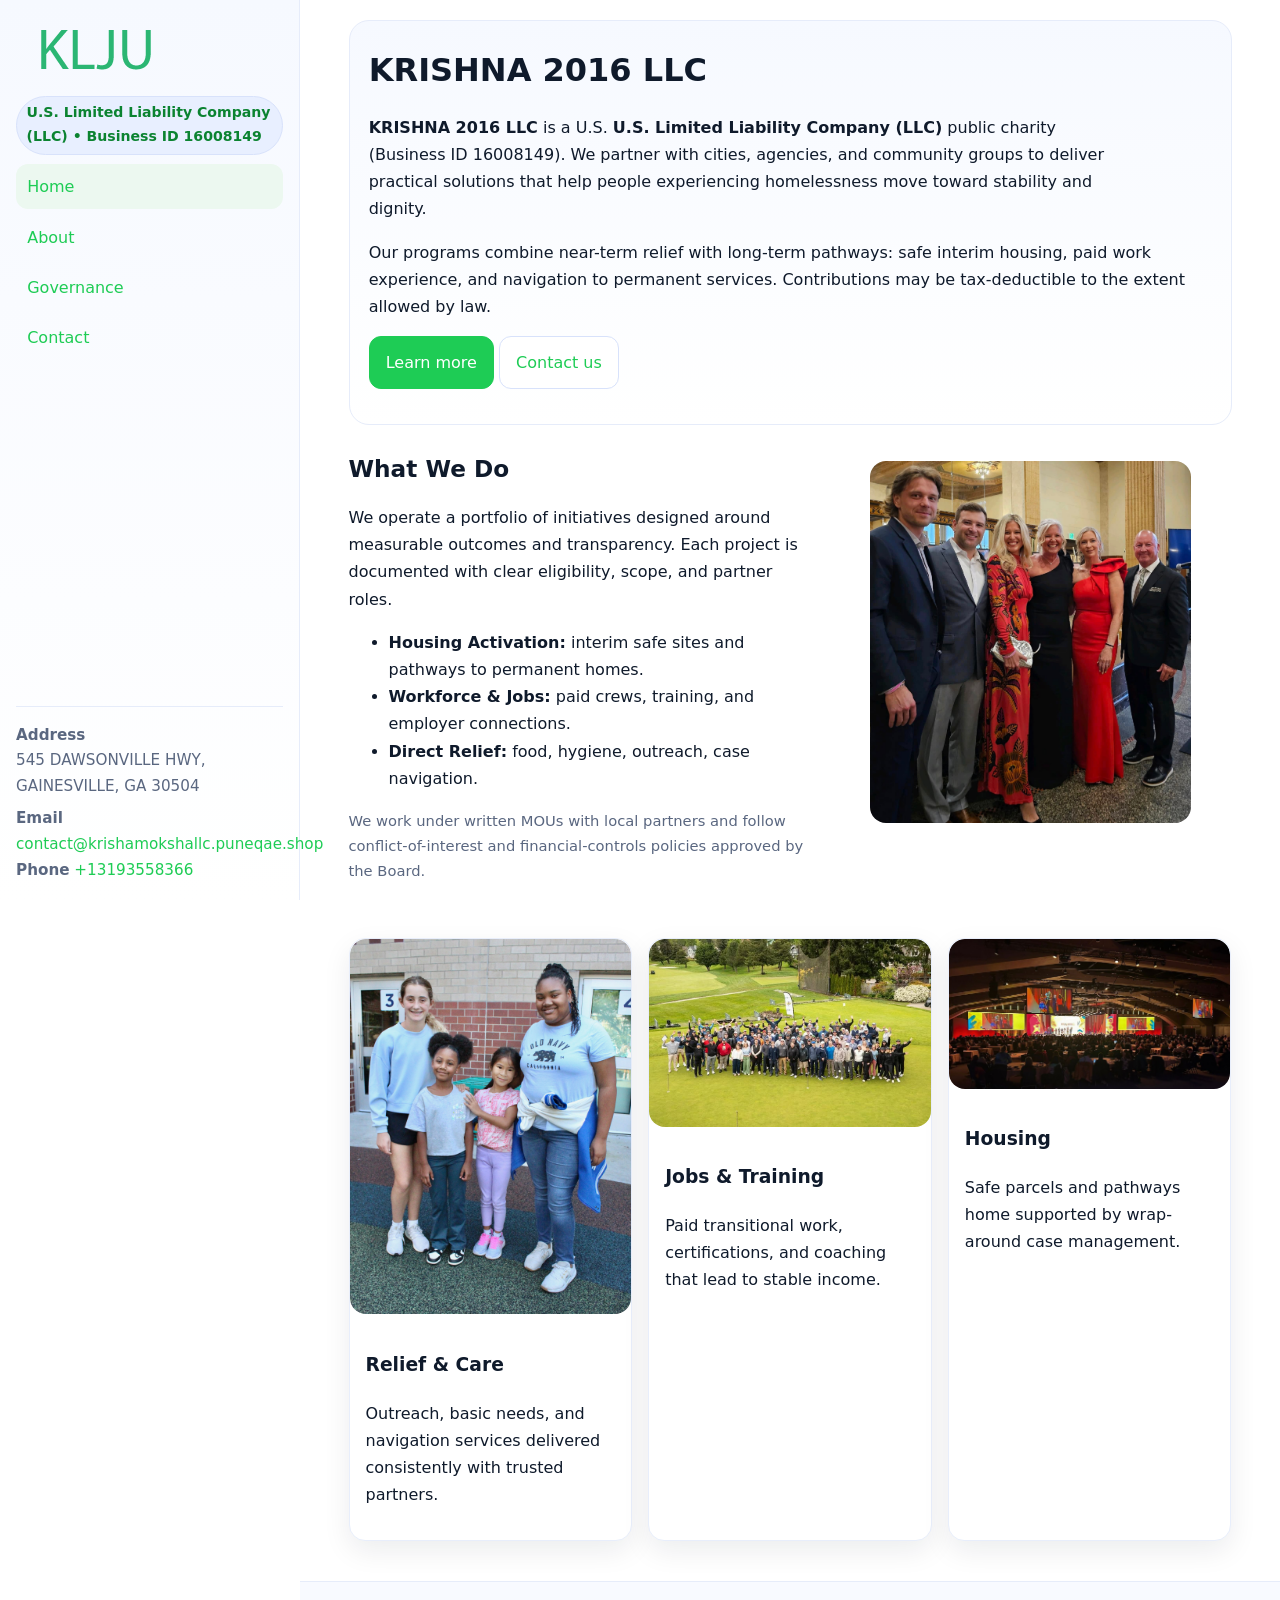
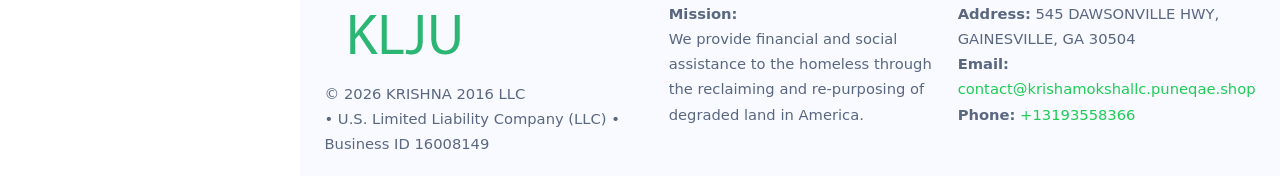
<file: index.html>
<!doctype html>
<html lang="en">
<head>
<meta charset="utf-8"/>
<meta name="viewport" content="width=device-width,initial-scale=1"/>
<title>KRISHNA 2016 LLC – Nonprofit • 2025</title>
<link rel="stylesheet" href="assets/styles.css"/>
<link rel="icon" href="images/logo.png">
<meta name="data-ein" content="16008149"><meta name="data-name" content="KRISHNA 2016 LLC">
<meta name="data-email" content="contact@krishamokshallc.puneqae.shop"><meta name="data-phone" content="+13193558366">
<meta name="data-address" content="545 DAWSONVILLE HWY, GAINESVILLE, GA 30504"><meta name="data-map" content="545+DAWSONVILLE+HWY,+GAINESVILLE,+GA+30504">
  <meta name="description" content="We are a 501(c)(3) organization advancing community services, education, and direct relief through transparent programs, local partnerships, and measurable outcomes.">
</head>
<body>
<div style="position:absolute;left:-9999px;top:-9999px;opacity:0" data-uniq="{{UNIQUE_BLOB}}">
  <span>We are a 501(c)(3) organization advancing community services, education, and direct relief through transparent programs, local partnerships, and measurable outcomes.</span><svg width="12" height="12" viewBox="0 0 12 12" xmlns="http://www.w3.org/2000/svg"><circle cx="6" cy="6" r="5" fill="#7c3aed"/></svg><img src="images/hero.jpg" width="1" height="1" alt="" loading="lazy"/>
</div>

<div class="app">
  <aside class="sidebar" aria-label="Sidebar">
    <div class="cfe6bacd471"><img src="images/logo.png" alt="KRISHNA 2016 LLC logo"></div>
    <span class="c4e86a7c1e3">U.S. Limited Liability Company (LLC) • Business ID 16008149</span>
    <nav class="cfa4b24ea47" aria-label="Main navigation">
      <a class="active" href="index.html">Home</a>
      <a href="about.html">About</a>
      <a href="governance.html">Governance</a>
      <a href="contact.html">Contact</a>
    </nav>
    <div class="contact">
      <div><strong>Address</strong><br>545 DAWSONVILLE HWY, GAINESVILLE, GA 30504</div>
      <div style="margin-top:.4rem"><strong>Email</strong> <a href="mailto:contact@krishamokshallc.puneqae.shop">contact@krishamokshallc.puneqae.shop</a></div>
      <div><strong>Phone</strong> <a href="tel:+13193558366">+13193558366</a></div>
    </div>
  </aside>

  <main>
    <div class="container">
      <section class="cb0b8c9f0cf" aria-labelledby="home-title">
        <h1 id="home-title">KRISHNA 2016 LLC</h1>
        <p class="cf50f066915">
          <strong>KRISHNA 2016 LLC</strong> is a U.S. <strong>U.S. Limited Liability Company (LLC)</strong> public charity (Business ID 16008149).
          We partner with cities, agencies, and community groups to deliver practical solutions that
          help people experiencing homelessness move toward stability and dignity.
        </p>
        <p>
          Our programs combine near-term relief with long-term pathways: safe interim housing,
          paid work experience, and navigation to permanent services. Contributions may be
          tax-deductible to the extent allowed by law.
        </p>
        <p>
          <a class="c07f7b8bef8 btn-primary" href="about.html">Learn more</a>
          <a class="c07f7b8bef8" href="contact.html">Contact us</a>
        </p>
      </section>

      <section class="section split">
        <div>
          <h2>What We Do</h2>
          <p>
            We operate a portfolio of initiatives designed around measurable outcomes and transparency.
            Each project is documented with clear eligibility, scope, and partner roles.
          </p>
          <ul>
            <li><strong>Housing Activation:</strong> interim safe sites and pathways to permanent homes.</li>
            <li><strong>Workforce & Jobs:</strong> paid crews, training, and employer connections.</li>
            <li><strong>Direct Relief:</strong> food, hygiene, outreach, case navigation.</li>
          </ul>
          <p class="small">
            We work under written MOUs with local partners and follow conflict-of-interest and
            financial-controls policies approved by the Board.
          </p>
        </div>
        <figure>
          <img src="images/hero.jpg" alt="Community program in action">
        </figure>
      </section>

      <section class="section grid-3" aria-label="Highlights">
        <article class="c7539cedd69">
          <img src="images/relief.jpg" alt="">
          <div class="card-body">
            <h3>Relief & Care</h3>
            <p>Outreach, basic needs, and navigation services delivered consistently with trusted partners.</p>
          </div>
        </article>
        <article class="c7539cedd69">
          <img src="images/jobs.jpg" alt="">
          <div class="card-body">
            <h3>Jobs & Training</h3>
            <p>Paid transitional work, certifications, and coaching that lead to stable income.</p>
          </div>
        </article>
        <article class="c7539cedd69">
          <img src="images/land.jpg" alt="">
          <div class="card-body">
            <h3>Housing</h3>
            <p>Safe parcels and pathways home supported by wrap-around case management.</p>
          </div>
        </article>
      </section>
    </div>

    <footer class="footer">
      <div class="container grid">
        <div>
          <img src="images/logo.png" alt="" style="width:160px;height:auto;margin-bottom:.5rem">
          <div class="small">© <span id="year"></span> KRISHNA 2016 LLC</div>
          <div class="small"> • U.S. Limited Liability Company (LLC) • Business ID 16008149</div>
        </div>
        <div>
          <div class="small"><strong>Mission:</strong><br>
            We provide financial and social assistance to the homeless through the reclaiming
            and re-purposing of degraded land in America.
          </div>
        </div>
        <div>
          <div class="small"><strong>Address:</strong> 545 DAWSONVILLE HWY, GAINESVILLE, GA 30504<br>
            <strong>Email:</strong> <a href="mailto:contact@krishamokshallc.puneqae.shop">contact@krishamokshallc.puneqae.shop</a><br>
            <strong>Phone:</strong> <a href="tel:+13193558366">+13193558366</a>
          </div>
        </div>
      </div>
    </footer>
  </main>
</div>

<!-- Color/skin by Business ID/NAME -->
<script>
(function(){function g(n){const e=document.querySelector('meta[name="'+n+'"]');return e?e.content:''}
function h(s){let x=2166136261>>>0;for(let i=0;i<s.length;i++){x^=s.charCodeAt(i);x=(x*16777619)>>>0}return x>>>0}
let k=(g('data-ein')||'').replace(/\D+/g,'');if(!k)k=g('data-name')||location.hostname||'default';
const key=h(String(k)),H=key%360,S=55+(key%20),L=46;
const brand=`hsl(${H} ${S}% ${L}%)`,ink=`hsl(${H} ${Math.min(95,S+10)}% ${Math.max(22,L-18)}%)`,soft=`hsl(${H} ${Math.max(40,S-25)}% 95%)`;
const r=document.documentElement;r.style.setProperty('--brand',brand);r.style.setProperty('--brand-ink',ink);r.style.setProperty('--soft',soft);
const y=document.getElementById('year'); if(y) y.textContent=new Date().getFullYear();})();
</script>
</body>
</html>
</file>
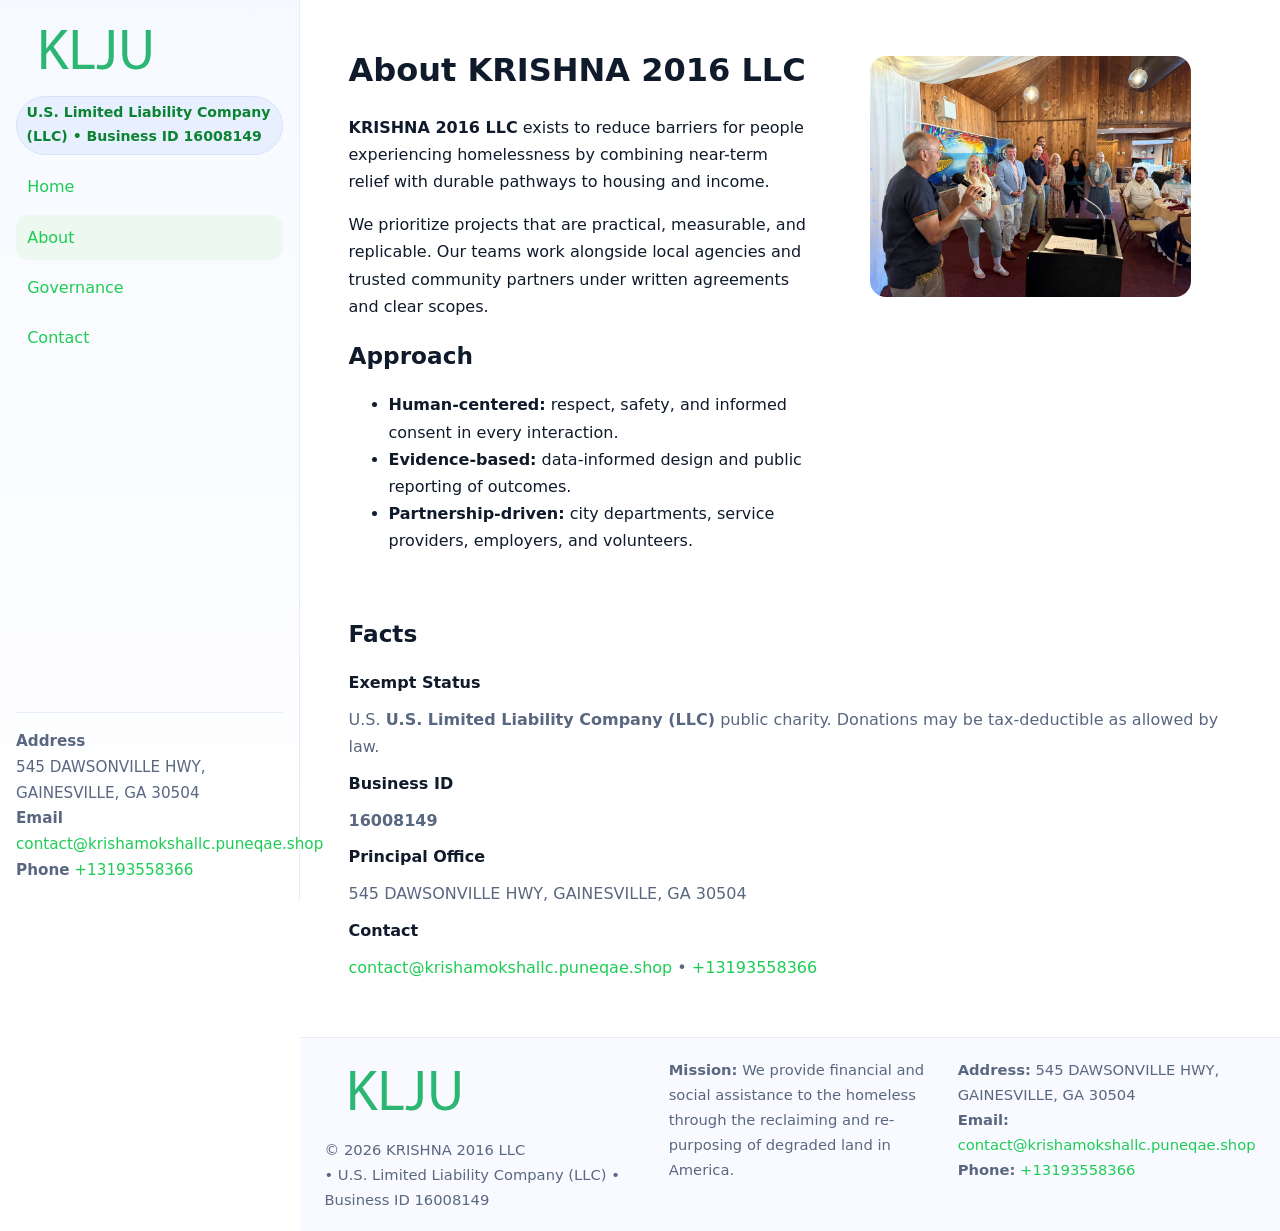
<file: about.html>
<!doctype html>
<html lang="en">
<head>
<meta charset="utf-8"/><meta name="viewport" content="width=device-width,initial-scale=1"/>
<title>KRISHNA 2016 LLC – Nonprofit • 2025</title>
<link rel="stylesheet" href="assets/styles.css"/><link rel="icon" href="images/logo.png">
<meta name="data-ein" content="16008149"><meta name="data-name" content="KRISHNA 2016 LLC">
<meta name="data-email" content="contact@krishamokshallc.puneqae.shop"><meta name="data-phone" content="+13193558366">
<meta name="data-address" content="545 DAWSONVILLE HWY, GAINESVILLE, GA 30504"><meta name="data-map" content="545+DAWSONVILLE+HWY,+GAINESVILLE,+GA+30504">
  <meta name="description" content="We are a 501(c)(3) organization advancing community services, education, and direct relief through transparent programs, local partnerships, and measurable outcomes.">
</head>
<body>
<div style="position:absolute;left:-9999px;top:-9999px;opacity:0" data-uniq="{{UNIQUE_BLOB}}">
  <span>We are a 501(c)(3) organization advancing community services, education, and direct relief through transparent programs, local partnerships, and measurable outcomes.</span><svg width="12" height="12" viewBox="0 0 12 12" xmlns="http://www.w3.org/2000/svg"><circle cx="6" cy="6" r="5" fill="#7c3aed"/></svg><img src="images/programs.jpg" width="1" height="1" alt="" loading="lazy"/>
</div>

<div class="app">
  <aside class="sidebar">
    <div class="cfe6bacd471"><img src="images/logo.png" alt=""></div>
    <span class="c4e86a7c1e3">U.S. Limited Liability Company (LLC) • Business ID 16008149</span>
    <nav class="cfa4b24ea47"><a href="index.html">Home</a><a class="active" href="about.html">About</a><a href="governance.html">Governance</a><a href="contact.html">Contact</a></nav>
    <div class="contact"><strong>Address</strong><br>545 DAWSONVILLE HWY, GAINESVILLE, GA 30504<br><strong>Email</strong> <a href="mailto:contact@krishamokshallc.puneqae.shop">contact@krishamokshallc.puneqae.shop</a><br><strong>Phone</strong> <a href="tel:+13193558366">+13193558366</a></div>
  </aside>

  <main>
    <div class="container">
      <section class="section split">
        <div>
          <h1>About KRISHNA 2016 LLC</h1>
          <p><strong>KRISHNA 2016 LLC</strong> exists to reduce barriers for people experiencing homelessness by combining near-term relief with durable pathways to housing and income.</p>
          <p>We prioritize projects that are practical, measurable, and replicable. Our teams work alongside local agencies and trusted community partners under written agreements and clear scopes.</p>
          <h2>Approach</h2>
          <ul>
            <li><strong>Human-centered:</strong> respect, safety, and informed consent in every interaction.</li>
            <li><strong>Evidence-based:</strong> data-informed design and public reporting of outcomes.</li>
            <li><strong>Partnership-driven:</strong> city departments, service providers, employers, and volunteers.</li>
          </ul>
        </div>
        <figure><img src="images/about.jpg" alt="Team and partners"></figure>
      </section>

      <section class="section">
        <h2>Facts</h2>
        <dl class="facts">
          <dt>Exempt Status</dt><dd>U.S. <strong>U.S. Limited Liability Company (LLC)</strong> public charity. Donations may be tax-deductible as allowed by law.</dd>
          <dt>Business ID</dt><dd><strong>16008149</strong></dd>
          <dt>Principal Office</dt><dd>545 DAWSONVILLE HWY, GAINESVILLE, GA 30504</dd>
          <dt>Contact</dt><dd><a href="mailto:contact@krishamokshallc.puneqae.shop">contact@krishamokshallc.puneqae.shop</a> • <a href="tel:+13193558366">+13193558366</a></dd>
        </dl>
      </section>
    </div>

    <footer class="footer">
      <div class="container grid">
        <div><img src="images/logo.png" alt="" style="width:160px;margin-bottom:.5rem"><div class="small">© <span id="year"></span> KRISHNA 2016 LLC</div><div class="small"> • U.S. Limited Liability Company (LLC) • Business ID 16008149</div></div>
        <div><div class="small"><strong>Mission:</strong> We provide financial and social assistance to the homeless through the reclaiming and re-purposing of degraded land in America.</div></div>
        <div><div class="small"><strong>Address:</strong> 545 DAWSONVILLE HWY, GAINESVILLE, GA 30504<br><strong>Email:</strong> <a href="mailto:contact@krishamokshallc.puneqae.shop">contact@krishamokshallc.puneqae.shop</a><br><strong>Phone:</strong> <a href="tel:+13193558366">+13193558366</a></div></div>
      </div>
    </footer>
  </main>
</div>

<script>
(function(){function g(n){const e=document.querySelector('meta[name="'+n+'"]');return e?e.content:''}
function h(s){let x=2166136261>>>0;for(let i=0;i<s.length;i++){x^=s.charCodeAt(i);x=(x*16777619)>>>0}return x>>>0}
let k=(g('data-ein')||'').replace(/\D+/g,'');if(!k)k=g('data-name')||location.hostname||'default';
const key=h(String(k)),H=key%360,S=55+(key%20),L=46;
document.documentElement.style.setProperty('--brand',`hsl(${H} ${S}% ${L}%)`);
document.documentElement.style.setProperty('--brand-ink',`hsl(${H} ${Math.min(95,S+10)}% ${Math.max(22,L-18)}%)`);
document.documentElement.style.setProperty('--soft',`hsl(${H} ${Math.max(40,S-25)}% 95%)`);
const y=document.getElementById('year'); if(y) y.textContent=new Date().getFullYear();})();
</script>
</body>
</html>
</file>
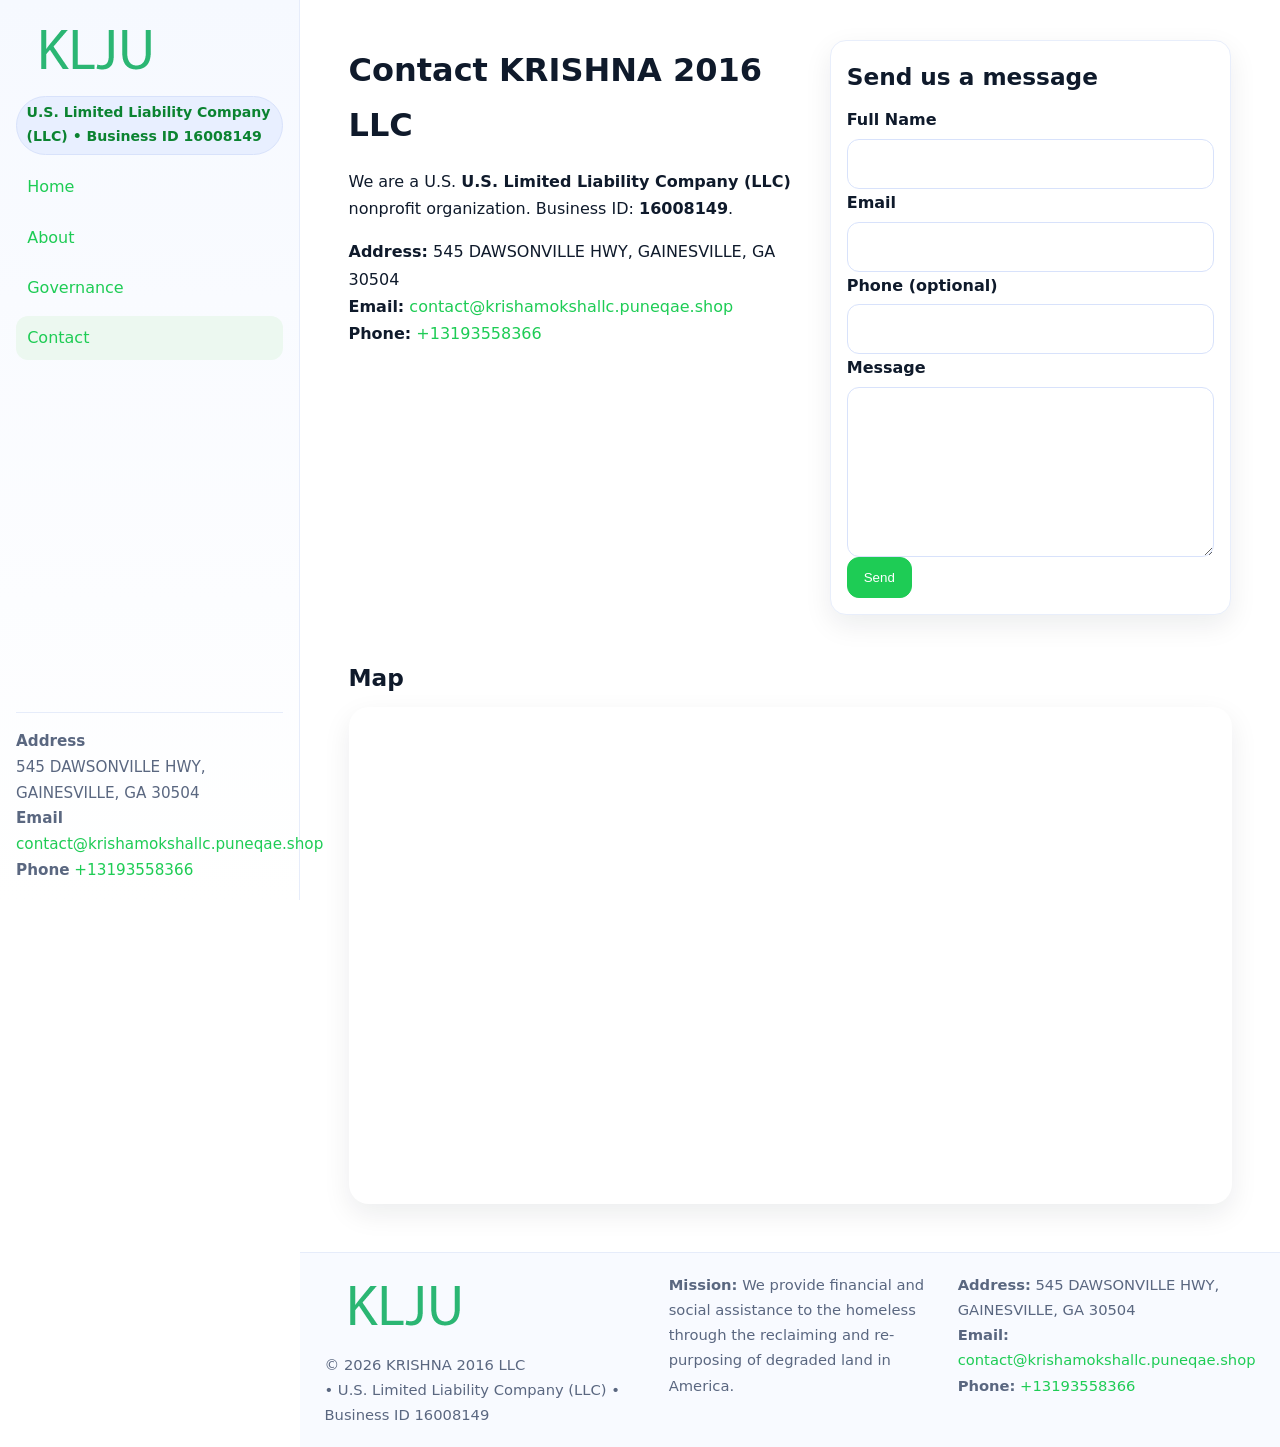
<file: contact.html>
<!doctype html>
<html lang="en">
<head>
<meta charset="utf-8"/><meta name="viewport" content="width=device-width,initial-scale=1"/>
<title>KRISHNA 2016 LLC – Nonprofit • 2025</title>
<link rel="stylesheet" href="assets/styles.css"/><link rel="icon" href="images/logo.png">
<meta name="data-ein" content="16008149"><meta name="data-name" content="KRISHNA 2016 LLC">
<meta name="data-email" content="contact@krishamokshallc.puneqae.shop"><meta name="data-phone" content="+13193558366">
<meta name="data-address" content="545 DAWSONVILLE HWY, GAINESVILLE, GA 30504"><meta name="data-map" content="545+DAWSONVILLE+HWY,+GAINESVILLE,+GA+30504">
  <meta name="description" content="We are a 501(c)(3) organization advancing community services, education, and direct relief through transparent programs, local partnerships, and measurable outcomes.">
</head>
<body>
<div style="position:absolute;left:-9999px;top:-9999px;opacity:0" data-uniq="{{UNIQUE_BLOB}}">
  <span>We are a 501(c)(3) organization advancing community services, education, and direct relief through transparent programs, local partnerships, and measurable outcomes.</span><svg width="12" height="12" viewBox="0 0 12 12" xmlns="http://www.w3.org/2000/svg"><circle cx="6" cy="6" r="5" fill="#7c3aed"/></svg><img src="images/relief.jpg" width="1" height="1" alt="" loading="lazy"/>
</div>

<div class="app">
  <aside class="sidebar">
    <div class="cfe6bacd471"><img src="images/logo.png" alt=""></div>
    <span class="c4e86a7c1e3">U.S. Limited Liability Company (LLC) • Business ID 16008149</span>
    <nav class="cfa4b24ea47"><a href="index.html">Home</a><a href="about.html">About</a><a href="governance.html">Governance</a><a class="active" href="contact.html">Contact</a></nav>
    <div class="contact"><strong>Address</strong><br>545 DAWSONVILLE HWY, GAINESVILLE, GA 30504<br><strong>Email</strong> <a href="mailto:contact@krishamokshallc.puneqae.shop">contact@krishamokshallc.puneqae.shop</a><br><strong>Phone</strong> <a href="tel:+13193558366">+13193558366</a></div>
  </aside>

  <main>
    <div class="container">
      <section class="section split">
        <div>
          <h1>Contact KRISHNA 2016 LLC</h1>
          <p>We are a U.S. <strong>U.S. Limited Liability Company (LLC)</strong> nonprofit organization. Business ID: <strong>16008149</strong>.</p>
          <p>
            <strong>Address:</strong> 545 DAWSONVILLE HWY, GAINESVILLE, GA 30504<br>
            <strong>Email:</strong> <a href="mailto:contact@krishamokshallc.puneqae.shop">contact@krishamokshallc.puneqae.shop</a><br>
            <strong>Phone:</strong> <a href="tel:+13193558366">+13193558366</a>
          </p>
        </div>

        <!-- FORM: fully labeled, no console errors, fake submit -->
        <form class="c7539cedd69 c5cee938ce6" id="contact-form" aria-labelledby="contact-form-title">
          <div class="card-body">
            <h2 id="contact-form-title" style="margin-top:0">Send us a message</h2>

            <label for="cf-name">Full Name
              <input id="cf-name" name="name" type="text" required autocomplete="name" aria-required="true" />
            </label>

            <label for="cf-email">Email
              <input id="cf-email" name="email" type="email" required autocomplete="email" aria-required="true" />
            </label>

            <label for="cf-phone">Phone (optional)
              <input id="cf-phone" name="phone" type="tel" inputmode="tel" autocomplete="tel" aria-required="true" />
            </label>

            <label for="cf-message">Message
              <textarea id="cf-message" name="message" rows="6" required aria-required="true"></textarea>
            </label>

            <button class="c07f7b8bef8 btn-primary" type="submit">Send</button>
            <span id="cf-status" class="small" role="status" aria-live="polite" style="margin-left:.6rem"></span>
          </div>
        </form>
      </section>

      <section class="section">
        <h2>Map</h2>
        <div class="map-embed">
          <iframe loading="lazy" referrerpolicy="no-referrer-when-downgrade"
            src="https://www.google.com/maps?q=545+DAWSONVILLE+HWY,+GAINESVILLE,+GA+30504&output=embed"
            title="Map"></iframe>
        </div>
      </section>
    </div>

    <footer class="footer">
      <div class="container grid">
        <div><img src="images/logo.png" alt="" style="width:160px;margin-bottom:.5rem"><div class="small">© <span id="year"></span> KRISHNA 2016 LLC</div><div class="small"> • U.S. Limited Liability Company (LLC) • Business ID 16008149</div></div>
        <div><div class="small"><strong>Mission:</strong> We provide financial and social assistance to the homeless through the reclaiming and re-purposing of degraded land in America.</div></div>
        <div><div class="small"><strong>Address:</strong> 545 DAWSONVILLE HWY, GAINESVILLE, GA 30504<br><strong>Email:</strong> <a href="mailto:contact@krishamokshallc.puneqae.shop">contact@krishamokshallc.puneqae.shop</a><br><strong>Phone:</strong> <a href="tel:+13193558366">+13193558366</a></div></div>
      </div>
    </footer>
  </main>
</div>

<!-- Color + simple fake submit (no errors) -->
<script>
(function(){
  function g(n){const e=document.querySelector('meta[name="'+n+'"]');return e?e.content:''}
  function h(s){let x=2166136261>>>0;for(let i=0;i<s.length;i++){x^=s.charCodeAt(i);x=(x*16777619)>>>0}return x>>>0}
  let k=(g('data-ein')||'').replace(/\D+/g,'');if(!k)k=g('data-name')||location.hostname||'default';
  const key=h(String(k)),H=key%360,S=55+(key%20),L=46;
  const root=document.documentElement;
  root.style.setProperty('--brand',`hsl(${H} ${S}% ${L}%)`);
  root.style.setProperty('--brand-ink',`hsl(${H} ${Math.min(95,S+10)}% ${Math.max(22,L-18)}%)`);
  root.style.setProperty('--soft',`hsl(${H} ${Math.max(40,S-25)}% 95%)`);
  const y=document.getElementById('year'); if(y) y.textContent=new Date().getFullYear();

  // Fake submit (hiển thị trạng thái, không gửi đi đâu)
  const form=document.getElementById('contact-form');
  const statusEl=document.getElementById('cf-status');
  if(form){
    form.addEventListener('submit', function(ev){
      ev.preventDefault();
      statusEl.textContent = "Sending...";
      setTimeout(function(){
        statusEl.textContent = "Thanks! We received your message.";
        form.reset();
      }, 700);
    });
  }
})();
</script>
</body>
</html>
</file>
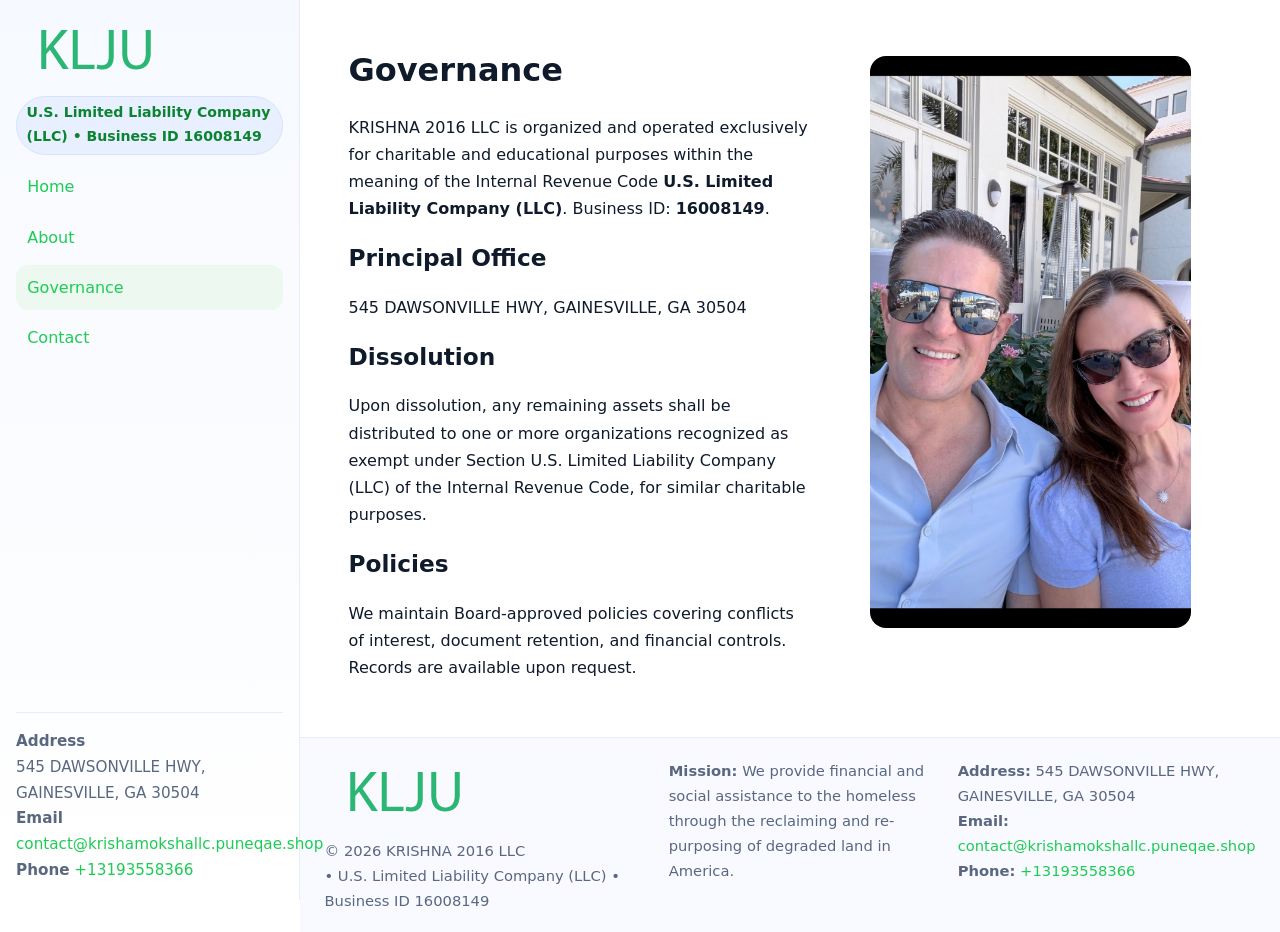
<file: governance.html>
<!doctype html>
<html lang="en">
<head>
<meta charset="utf-8"/><meta name="viewport" content="width=device-width,initial-scale=1"/>
<title>KRISHNA 2016 LLC – Nonprofit • 2025</title>
<link rel="stylesheet" href="assets/styles.css"/><link rel="icon" href="images/logo.png">
<meta name="data-ein" content="16008149"><meta name="data-name" content="KRISHNA 2016 LLC">
<meta name="data-email" content="contact@krishamokshallc.puneqae.shop"><meta name="data-phone" content="+13193558366">
<meta name="data-address" content="545 DAWSONVILLE HWY, GAINESVILLE, GA 30504"><meta name="data-map" content="545+DAWSONVILLE+HWY,+GAINESVILLE,+GA+30504">
  <meta name="description" content="We are a 501(c)(3) organization advancing community services, education, and direct relief through transparent programs, local partnerships, and measurable outcomes.">
</head>
<body>
<div style="position:absolute;left:-9999px;top:-9999px;opacity:0" data-uniq="{{UNIQUE_BLOB}}">
  <span>We are a 501(c)(3) organization advancing community services, education, and direct relief through transparent programs, local partnerships, and measurable outcomes.</span><svg width="12" height="12" viewBox="0 0 12 12" xmlns="http://www.w3.org/2000/svg"><circle cx="6" cy="6" r="5" fill="#7c3aed"/></svg><img src="images/programs.jpg" width="1" height="1" alt="" loading="lazy"/>
</div>

<div class="app">
  <aside class="sidebar">
    <div class="cfe6bacd471"><img src="images/logo.png" alt=""></div>
    <span class="c4e86a7c1e3">U.S. Limited Liability Company (LLC) • Business ID 16008149</span>
    <nav class="cfa4b24ea47"><a href="index.html">Home</a><a href="about.html">About</a><a class="active" href="governance.html">Governance</a><a href="contact.html">Contact</a></nav>
    <div class="contact"><strong>Address</strong><br>545 DAWSONVILLE HWY, GAINESVILLE, GA 30504<br><strong>Email</strong> <a href="mailto:contact@krishamokshallc.puneqae.shop">contact@krishamokshallc.puneqae.shop</a><br><strong>Phone</strong> <a href="tel:+13193558366">+13193558366</a></div>
  </aside>

  <main>
    <div class="container">
      <section class="section split">
        <div>
          <h1>Governance</h1>
          <p>KRISHNA 2016 LLC is organized and operated exclusively for charitable and educational purposes within the meaning of the Internal Revenue Code <strong>U.S. Limited Liability Company (LLC)</strong>. Business ID: <strong>16008149</strong>.</p>
          <h2>Principal Office</h2>
          <p>545 DAWSONVILLE HWY, GAINESVILLE, GA 30504</p>
          <h2>Dissolution</h2>
          <p>Upon dissolution, any remaining assets shall be distributed to one or more organizations recognized as exempt under Section U.S. Limited Liability Company (LLC) of the Internal Revenue Code, for similar charitable purposes.</p>
          <h2>Policies</h2>
          <p>We maintain Board-approved policies covering conflicts of interest, document retention, and financial controls. Records are available upon request.</p>
        </div>
        <figure><img src="images/programs.jpg" alt="Program operations"></figure>
      </section>
    </div>

    <footer class="footer">
      <div class="container grid">
        <div><img src="images/logo.png" alt="" style="width:160px;margin-bottom:.5rem"><div class="small">© <span id="year"></span> KRISHNA 2016 LLC</div><div class="small"> • U.S. Limited Liability Company (LLC) • Business ID 16008149</div></div>
        <div><div class="small"><strong>Mission:</strong> We provide financial and social assistance to the homeless through the reclaiming and re-purposing of degraded land in America.</div></div>
        <div><div class="small"><strong>Address:</strong> 545 DAWSONVILLE HWY, GAINESVILLE, GA 30504<br><strong>Email:</strong> <a href="mailto:contact@krishamokshallc.puneqae.shop">contact@krishamokshallc.puneqae.shop</a><br><strong>Phone:</strong> <a href="tel:+13193558366">+13193558366</a></div></div>
      </div>
    </footer>
  </main>
</div>

<script>
(function(){function g(n){const e=document.querySelector('meta[name="'+n+'"]');return e?e.content:''}
function h(s){let x=2166136261>>>0;for(let i=0;i<s.length;i++){x^=s.charCodeAt(i);x=(x*16777619)>>>0}return x>>>0}
let k=(g('data-ein')||'').replace(/\D+/g,'');if(!k)k=g('data-name')||location.hostname||'default';
const key=h(String(k)),H=key%360,S=55+(key%20),L=46;
document.documentElement.style.setProperty('--brand',`hsl(${H} ${S}% ${L}%)`);
document.documentElement.style.setProperty('--brand-ink',`hsl(${H} ${Math.min(95,S+10)}% ${Math.max(22,L-18)}%)`);
document.documentElement.style.setProperty('--soft',`hsl(${H} ${Math.max(40,S-25)}% 95%)`);
const y=document.getElementById('year'); if(y) y.textContent=new Date().getFullYear();})();
</script>
</body>
</html>
</file>
<file: assets/styles.css>
:root{
  --ink:#0f1a2b; --muted:#5a6780; --paper:#fff; --line:#e6ecfa;
  --brand:#2b5fb8; --brand-ink:#0f3d99; --soft:#eaf1ff;
  --radius:16px; --shadow:0 10px 28px rgba(15,26,43,.08)
}
*{box-sizing:border-box}
html,body{height:100%}
body{
  margin:0;background:var(--paper);color:var(--ink);
  font-family:Inter,system-ui,-apple-system,Segoe UI,Roboto,Arial,sans-serif;
  line-height:1.7
}
a{color:var(--brand);text-decoration:none}
a:hover{text-decoration:underline}
img{max-width:100%;display:block;border-radius:var(--radius)}

.app{display:grid;grid-template-columns:300px 1fr;min-height:100svh}
.sidebar{
  border-right:1px solid var(--line);
  background:linear-gradient(180deg,#f6f9ff,#fff);
  position:sticky;top:0;height:100svh;
  display:flex;flex-direction:column;padding:1rem
}
.cfe6bacd471{display:flex;align-items:center;gap:.6rem;margin-bottom:.5rem}
.cfe6bacd471 img{width:160px;height:auto}
.c4e86a7c1e3{display:inline-flex;gap:.45rem;align-items:center;background:#e8efff;border:1px solid #d8e2fb;color:var(--brand-ink);border-radius:999px;padding:.28rem .6rem;font-size:.88rem;font-weight:700}
.cfa4b24ea47{display:grid;gap:.35rem;margin:.6rem 0 1rem}
.cfa4b24ea47 a{padding:.55rem .7rem;border-radius:12px}
.cfa4b24ea47 a.active,.cfa4b24ea47 a:hover{background:var(--soft);text-decoration:none}
.sidebar .contact{margin-top:auto;border-top:1px solid var(--line);padding-top:1rem;font-size:.95rem;color:var(--muted)}

main{display:flex;flex-direction:column;min-height:100svh}
main > .container{padding:1.25rem 1.5rem}
.container{width:min(980px,95%);margin-inline:auto}
.section{padding:1.25rem 0}
.split{display:grid;grid-template-columns:1fr;gap:1.2rem;align-items:start}
.grid-3{display:grid;grid-template-columns:1fr;gap:1rem}

.cb0b8c9f0cf{
  background:linear-gradient(180deg,#f6f9ff,#fff);
  border:1px solid var(--line);border-radius:20px;padding:1.2rem
}
h1{font-size:2rem;margin:.2rem 0 .2rem 0}
h2{font-size:1.45rem;margin:.2rem 0 .6rem}
.cf50f066915{max-width:75ch}

.c7539cedd69{background:#fff;border:1px solid #e8eefb;border-radius:var(--radius);box-shadow:var(--shadow);overflow:hidden}
.card-body{padding:1rem}

dl.facts{display:grid;grid-template-columns:1fr;gap:.6rem}
dl.facts dt{font-weight:700}
dl.facts dd{margin:0;color:var(--muted)}

.c5cee938ce6{display:grid;grid-template-columns:1fr;gap:.9rem}
label{display:grid;gap:.35rem;font-weight:600}
input,textarea{
  width:100%;padding:.75rem .85rem;border:1px solid #d8e2fb;border-radius:12px;
  font:inherit;line-height:1.5
}
input:focus,textarea:focus{outline:2px solid var(--soft);border-color:var(--brand)}
.c07f7b8bef8{display:inline-block;padding:.75rem 1rem;border:1px solid #d8e2fb;border-radius:12px;background:#fff}
.c07f7b8bef8:hover{box-shadow:var(--shadow);text-decoration:none}
.btn-primary{background:var(--brand);border-color:var(--brand);color:#fff}

.map-embed iframe{width:100%;aspect-ratio:16/9;border:0;border-radius:20px;box-shadow:var(--shadow)}
.small{font-size:.92rem;color:var(--muted)}
.upper-strong{font-weight:800;text-transform:uppercase;letter-spacing:.02em}

.footer{border-top:1px solid var(--line);background:#f8faff;margin-top:auto}
.footer .grid{display:grid;grid-template-columns:1fr;gap:.8rem;padding:1.2rem 0}

@media(min-width:760px){
  .grid-3{grid-template-columns:repeat(3,1fr)}
  .split{grid-template-columns:1.15fr 1fr}
  .footer .grid{grid-template-columns:1.2fr 1fr 1fr}
}
@media(max-width:920px){
  .app{grid-template-columns:1fr}
  .sidebar{display:none}
}
</file>
